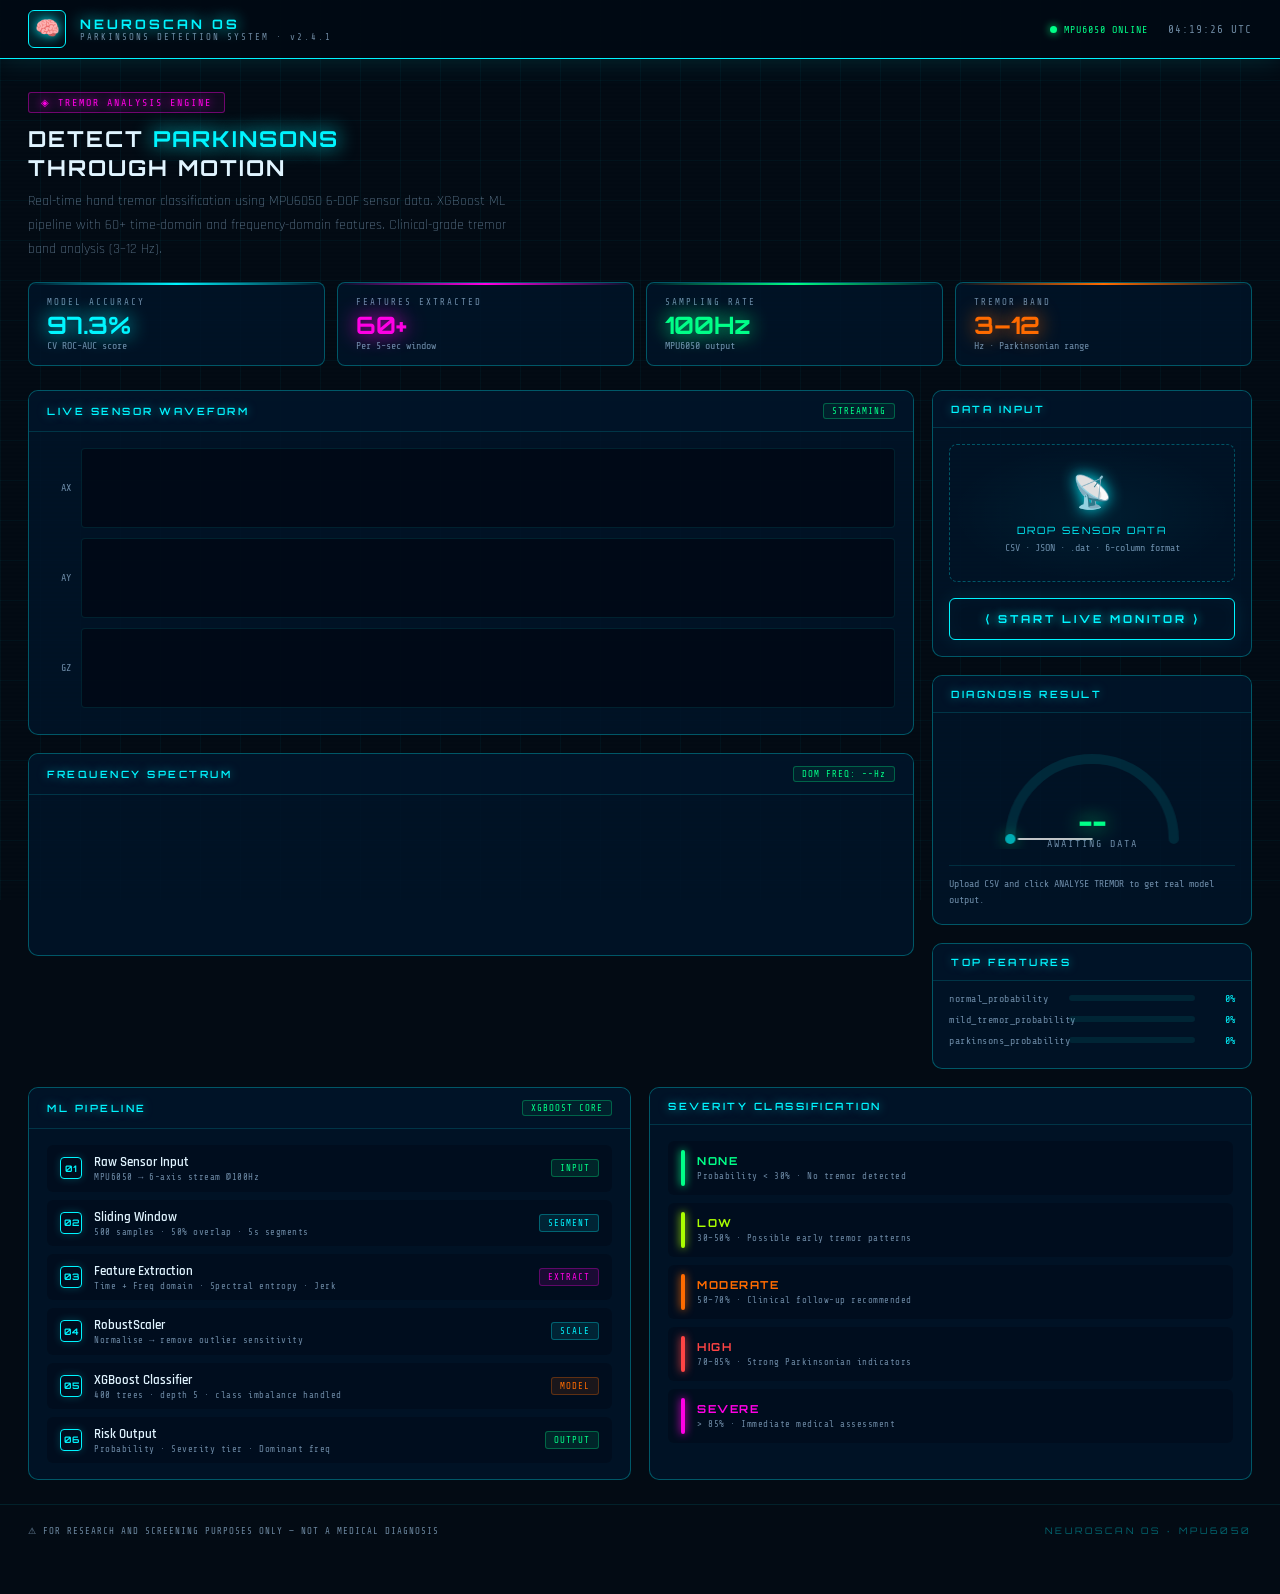
<file: project website/index.html>
<!DOCTYPE html>
<html lang="en">
<head>
<meta charset="UTF-8">
<meta name="viewport" content="width=device-width, initial-scale=1.0">
<title>NeuroScan OS — Parkinson's Detection System</title>
<link rel="preconnect" href="https://fonts.googleapis.com">
<link href="https://fonts.googleapis.com/css2?family=Orbitron:wght@400;600;700;900&family=Share+Tech+Mono&family=Rajdhani:wght@300;400;600&display=swap" rel="stylesheet">
<style>
  :root {
    --neon-cyan: #00f5ff;
    --neon-magenta: #ff00e5;
    --neon-green: #00ff88;
    --neon-orange: #ff6b00;
    --neon-red: #ff2020;
    --dim-cyan: rgba(0,245,255,0.15);
    --dim-magenta: rgba(255,0,229,0.12);
    --dim-green: rgba(0,255,136,0.12);
    --bg-deep: #030b14;
    --bg-panel: rgba(5,18,30,0.92);
    --bg-card: rgba(0,20,40,0.85);
    --border-glow: rgba(0,245,255,0.3);
    --text-primary: #e0f4ff;
    --text-muted: rgba(180,220,255,0.6);
    --font-hud: 'Orbitron', monospace;
    --font-data: 'Share Tech Mono', monospace;
    --font-body: 'Rajdhani', sans-serif;
  }

  * { margin: 0; padding: 0; box-sizing: border-box; }

  html, body {
    background: var(--bg-deep);
    font-family: var(--font-body);
    color: var(--text-primary);
    min-height: 100vh;
    overflow-x: hidden;
  }

  /* Animated grid background */
  body::before {
    content: '';
    position: fixed;
    inset: 0;
    background-image:
      linear-gradient(rgba(0,245,255,0.04) 1px, transparent 1px),
      linear-gradient(90deg, rgba(0,245,255,0.04) 1px, transparent 1px);
    background-size: 40px 40px;
    pointer-events: none;
    z-index: 0;
  }

  /* Scanline overlay */
  body::after {
    content: '';
    position: fixed;
    inset: 0;
    background: repeating-linear-gradient(
      0deg,
      transparent,
      transparent 2px,
      rgba(0,0,0,0.03) 2px,
      rgba(0,0,0,0.03) 4px
    );
    pointer-events: none;
    z-index: 1;
  }

  .shell { position: relative; z-index: 2; padding: 0 0 40px; }

  /* ─── TOP BAR ─── */
  .topbar {
    background: rgba(0,10,20,0.95);
    border-bottom: 1px solid var(--neon-cyan);
    padding: 10px 28px;
    display: flex;
    align-items: center;
    justify-content: space-between;
    position: sticky;
    top: 0;
    z-index: 100;
    box-shadow: 0 0 30px rgba(0,245,255,0.15);
  }

  .logo-group { display: flex; align-items: center; gap: 14px; }

  .logo-icon {
    width: 38px; height: 38px;
    border: 1.5px solid var(--neon-cyan);
    border-radius: 6px;
    display: flex; align-items: center; justify-content: center;
    position: relative;
    overflow: hidden;
  }

  .logo-icon::after {
    content: '';
    position: absolute;
    inset: 0;
    background: linear-gradient(135deg, var(--dim-cyan), transparent);
    animation: pulse-bg 3s ease-in-out infinite;
  }

  @keyframes pulse-bg {
    0%,100% { opacity: 0.5; }
    50%      { opacity: 1; }
  }

  .logo-brain { font-size: 20px; z-index: 1; filter: drop-shadow(0 0 6px var(--neon-cyan)); }

  .logo-text h1 {
    font-family: var(--font-hud);
    font-size: 13px;
    font-weight: 700;
    color: var(--neon-cyan);
    letter-spacing: 3px;
    text-shadow: 0 0 15px var(--neon-cyan);
  }

  .logo-text p {
    font-family: var(--font-data);
    font-size: 9px;
    color: var(--text-muted);
    letter-spacing: 2px;
  }

  .topbar-right { display: flex; align-items: center; gap: 20px; }

  .status-dot {
    display: flex; align-items: center; gap: 7px;
    font-family: var(--font-data);
    font-size: 10px;
    color: var(--neon-green);
    letter-spacing: 1px;
  }

  .dot {
    width: 7px; height: 7px;
    border-radius: 50%;
    background: var(--neon-green);
    box-shadow: 0 0 8px var(--neon-green);
    animation: blink 1.4s ease-in-out infinite;
  }

  @keyframes blink { 0%,100%{opacity:1} 50%{opacity:0.3} }

  .clock { font-family: var(--font-data); font-size: 11px; color: var(--text-muted); letter-spacing: 1px; }

  /* ─── HERO ─── */
  .hero { padding: 32px 28px 20px; display: flex; align-items: flex-start; gap: 32px; }
  .hero-left { flex: 1; }

  .hero-tag {
    display: inline-flex;
    align-items: center;
    gap: 8px;
    border: 1px solid rgba(255,0,229,0.4);
    background: rgba(255,0,229,0.06);
    padding: 4px 12px;
    border-radius: 3px;
    font-family: var(--font-data);
    font-size: 10px;
    color: var(--neon-magenta);
    letter-spacing: 2px;
    margin-bottom: 12px;
    text-shadow: 0 0 10px var(--neon-magenta);
  }

  .hero h2 {
    font-family: var(--font-hud);
    font-size: 22px;
    font-weight: 700;
    color: var(--text-primary);
    letter-spacing: 2px;
    line-height: 1.3;
    margin-bottom: 8px;
  }

  .hero h2 span { color: var(--neon-cyan); text-shadow: 0 0 20px var(--neon-cyan); }

  .hero-desc {
    font-size: 14px;
    color: var(--text-muted);
    font-weight: 300;
    line-height: 1.7;
    max-width: 480px;
  }

  /* ─── METRIC STRIP ─── */
  .metric-strip {
    padding: 0 28px 24px;
    display: grid;
    grid-template-columns: repeat(4, 1fr);
    gap: 12px;
  }

  .metric-card {
    background: var(--bg-card);
    border: 1px solid var(--border-glow);
    border-radius: 8px;
    padding: 14px 18px;
    position: relative;
    overflow: hidden;
    transition: border-color 0.3s;
  }

  .metric-card:hover { border-color: var(--neon-cyan); }

  .metric-card::before {
    content: '';
    position: absolute;
    top: 0; left: 0; right: 0;
    height: 2px;
    background: linear-gradient(90deg, transparent, var(--neon-cyan), transparent);
  }

  .metric-card.magenta::before { background: linear-gradient(90deg, transparent, var(--neon-magenta), transparent); }
  .metric-card.green::before   { background: linear-gradient(90deg, transparent, var(--neon-green), transparent); }
  .metric-card.orange::before  { background: linear-gradient(90deg, transparent, var(--neon-orange), transparent); }

  .metric-label { font-family: var(--font-data); font-size: 9px; color: var(--text-muted); letter-spacing: 2px; margin-bottom: 6px; }

  .metric-value {
    font-family: var(--font-hud);
    font-size: 24px;
    font-weight: 700;
    color: var(--neon-cyan);
    text-shadow: 0 0 20px var(--neon-cyan);
    line-height: 1;
  }

  .metric-value.magenta { color: var(--neon-magenta); text-shadow: 0 0 20px var(--neon-magenta); }
  .metric-value.green   { color: var(--neon-green);   text-shadow: 0 0 20px var(--neon-green); }
  .metric-value.orange  { color: var(--neon-orange);  text-shadow: 0 0 20px var(--neon-orange); }

  .metric-sub { font-family: var(--font-data); font-size: 10px; color: var(--text-muted); margin-top: 3px; }

  /* ─── MAIN GRID ─── */
  .main-grid {
    padding: 0 28px;
    display: grid;
    grid-template-columns: 1fr 320px;
    gap: 18px;
    align-items: start;
  }

  /* ─── PANELS ─── */
  .panel {
    background: var(--bg-card);
    border: 1px solid var(--border-glow);
    border-radius: 10px;
    overflow: hidden;
    position: relative;
  }

  .panel-header {
    padding: 12px 18px;
    border-bottom: 1px solid rgba(0,245,255,0.15);
    display: flex;
    align-items: center;
    justify-content: space-between;
    background: rgba(0,20,40,0.6);
  }

  .panel-title {
    font-family: var(--font-hud);
    font-size: 10px;
    font-weight: 600;
    color: var(--neon-cyan);
    letter-spacing: 2.5px;
    text-shadow: 0 0 10px rgba(0,245,255,0.5);
  }

  .panel-badge {
    font-family: var(--font-data);
    font-size: 9px;
    color: var(--neon-green);
    border: 1px solid rgba(0,255,136,0.3);
    padding: 2px 8px;
    border-radius: 3px;
    background: rgba(0,255,136,0.06);
    letter-spacing: 1px;
  }

  /* ─── WAVEFORM ─── */
  .chart-body { padding: 16px 18px; }

  .chart-row { display: flex; align-items: center; gap: 10px; margin-bottom: 10px; }

  .axis-label {
    font-family: var(--font-data);
    font-size: 10px;
    color: var(--text-muted);
    width: 24px;
    text-align: right;
    flex-shrink: 0;
  }

  canvas.waveform {
    width: 100%;
    height: 80px;
    border-radius: 4px;
    background: rgba(0,5,15,0.6);
    border: 1px solid rgba(0,245,255,0.1);
    display: block;
  }

  /* ─── SPECTRUM ─── */
  .spectrum-container { padding: 16px 18px; height: 160px; position: relative; }
  canvas.spectrum { width: 100%; height: 100%; display: block; }

  /* ─── UPLOAD ─── */
  .upload-zone {
    margin: 16px;
    border: 1.5px dashed rgba(0,245,255,0.3);
    border-radius: 8px;
    padding: 28px 20px;
    text-align: center;
    cursor: pointer;
    transition: all 0.3s;
    background: rgba(0,20,40,0.4);
    position: relative;
    overflow: hidden;
  }

  .upload-zone:hover { border-color: var(--neon-cyan); background: var(--dim-cyan); }

  .upload-zone::before {
    content: '';
    position: absolute;
    inset: 0;
    background: radial-gradient(ellipse at center, rgba(0,245,255,0.05) 0%, transparent 70%);
    pointer-events: none;
  }

  .upload-icon {
    font-size: 32px;
    margin-bottom: 10px;
    display: block;
    filter: drop-shadow(0 0 8px var(--neon-cyan));
    animation: float 3s ease-in-out infinite;
  }

  @keyframes float { 0%,100%{transform:translateY(0)} 50%{transform:translateY(-6px)} }

  .upload-text { font-family: var(--font-hud); font-size: 10px; color: var(--neon-cyan); letter-spacing: 2px; margin-bottom: 6px; }
  .upload-sub  { font-family: var(--font-data); font-size: 10px; color: var(--text-muted); }

  input[type=file] { display: none; }

  /* ─── RESULT / GAUGE ─── */
  .result-display { padding: 16px; }

  .risk-meter { position: relative; height: 120px; margin-bottom: 16px; }
  canvas.gauge { width: 100%; height: 100%; }

  .risk-label-container {
    position: absolute;
    bottom: 0; left: 50%;
    transform: translateX(-50%);
    text-align: center;
  }

  .risk-pct { font-family: var(--font-hud); font-size: 28px; font-weight: 900; line-height: 1; }
  .risk-tag { font-family: var(--font-data); font-size: 10px; letter-spacing: 2px; margin-top: 2px; }

  /* ─── FEATURE BARS ─── */
  .feat-list { padding: 12px 16px; }

  .feat-item { display: flex; align-items: center; gap: 10px; margin-bottom: 10px; }

  .feat-name {
    font-family: var(--font-data);
    font-size: 10px;
    color: var(--text-muted);
    width: 110px;
    flex-shrink: 0;
    letter-spacing: 0.5px;
  }

  .feat-bar-bg {
    flex: 1;
    height: 6px;
    background: rgba(0,245,255,0.08);
    border-radius: 3px;
    overflow: hidden;
  }

  .feat-bar {
    height: 100%;
    border-radius: 3px;
    background: linear-gradient(90deg, var(--neon-cyan), var(--neon-magenta));
    box-shadow: 0 0 8px rgba(0,245,255,0.4);
    animation: bar-grow 1.2s ease-out forwards;
    transform-origin: left;
  }

  @keyframes bar-grow { from{transform:scaleX(0)} to{transform:scaleX(1)} }

  .feat-pct { font-family: var(--font-data); font-size: 10px; color: var(--neon-cyan); width: 30px; text-align: right; }

  /* ─── ANALYSE BUTTON ─── */
  .analyse-btn {
    margin: 0 16px 16px;
    width: calc(100% - 32px);
    padding: 13px;
    border: 1.5px solid var(--neon-cyan);
    background: transparent;
    color: var(--neon-cyan);
    font-family: var(--font-hud);
    font-size: 11px;
    font-weight: 700;
    letter-spacing: 3px;
    border-radius: 6px;
    cursor: pointer;
    position: relative;
    overflow: hidden;
    transition: all 0.3s;
    text-shadow: 0 0 10px var(--neon-cyan);
    box-shadow: 0 0 20px rgba(0,245,255,0.1), inset 0 0 20px rgba(0,245,255,0.03);
  }

  .analyse-btn::before {
    content: '';
    position: absolute;
    inset: 0;
    background: linear-gradient(90deg, transparent, rgba(0,245,255,0.15), transparent);
    transform: translateX(-100%);
    transition: transform 0.5s;
  }

  .analyse-btn:hover { background: rgba(0,245,255,0.08); box-shadow: 0 0 30px rgba(0,245,255,0.25); }
  .analyse-btn:hover::before { transform: translateX(100%); }
  .analyse-btn:active { transform: scale(0.98); }

  /* ─── BOTTOM GRID ─── */
  .bottom-grid { padding: 18px 28px 0; display: grid; grid-template-columns: 1fr 1fr; gap: 18px; }

  /* ─── PIPELINE STEPS ─── */
  .pipeline-steps { padding: 16px 18px; display: flex; flex-direction: column; gap: 8px; }

  .step {
    display: flex;
    align-items: center;
    gap: 12px;
    padding: 8px 12px;
    border-radius: 6px;
    border: 1px solid transparent;
    background: rgba(0,10,25,0.5);
    transition: all 0.3s;
  }

  .step:hover { border-color: rgba(0,245,255,0.3); background: rgba(0,245,255,0.04); }

  .step-num {
    width: 22px; height: 22px;
    border-radius: 4px;
    border: 1px solid var(--neon-cyan);
    display: flex; align-items: center; justify-content: center;
    font-family: var(--font-hud);
    font-size: 9px;
    font-weight: 700;
    color: var(--neon-cyan);
    flex-shrink: 0;
    box-shadow: 0 0 8px rgba(0,245,255,0.2);
  }

  .step-text { flex: 1; }
  .step-title { font-family: var(--font-body); font-size: 13px; font-weight: 600; color: var(--text-primary); margin-bottom: 2px; }
  .step-desc  { font-family: var(--font-data); font-size: 9px; color: var(--text-muted); letter-spacing: 0.5px; }

  .step-chip { font-family: var(--font-data); font-size: 9px; padding: 3px 8px; border-radius: 3px; letter-spacing: 1px; }
  .chip-green   { background: rgba(0,255,136,0.1);  color: var(--neon-green);   border: 1px solid rgba(0,255,136,0.3); }
  .chip-magenta { background: rgba(255,0,229,0.1);  color: var(--neon-magenta); border: 1px solid rgba(255,0,229,0.3); }
  .chip-cyan    { background: rgba(0,245,255,0.1);  color: var(--neon-cyan);    border: 1px solid rgba(0,245,255,0.3); }
  .chip-orange  { background: rgba(255,107,0,0.1);  color: var(--neon-orange);  border: 1px solid rgba(255,107,0,0.3); }

  /* ─── SEVERITY ─── */
  .sev-grid { padding: 16px 18px; display: flex; flex-direction: column; gap: 8px; }

  .sev-row {
    display: flex; align-items: center; gap: 12px;
    padding: 8px 12px;
    border-radius: 6px;
    background: rgba(0,10,25,0.5);
    border: 1px solid transparent;
    transition: border-color 0.3s;
  }

  .sev-row:hover { border-color: rgba(0,245,255,0.2); }

  .sev-bar { width: 4px; height: 36px; border-radius: 2px; flex-shrink: 0; }

  .sev-title  { font-family: var(--font-hud); font-size: 11px; font-weight: 700; margin-bottom: 3px; letter-spacing: 1.5px; }
  .sev-range  { font-family: var(--font-data); font-size: 9px; color: var(--text-muted); letter-spacing: 0.5px; }

  /* ─── FOOTER ─── */
  .footer {
    padding: 20px 28px;
    margin-top: 24px;
    border-top: 1px solid rgba(0,245,255,0.1);
    display: flex; align-items: center; justify-content: space-between;
  }

  .footer-text  { font-family: var(--font-data); font-size: 9px; color: var(--text-muted); letter-spacing: 1px; }
  .footer-logo  { font-family: var(--font-hud); font-size: 9px; color: rgba(0,245,255,0.4); letter-spacing: 3px; }

  /* ─── RESPONSIVE ─── */
  @media (max-width: 900px) {
    .main-grid   { grid-template-columns: 1fr; }
    .bottom-grid { grid-template-columns: 1fr; }
  }

  @media (max-width: 600px) {
    .metric-strip { grid-template-columns: repeat(2, 1fr); }
    .hero { flex-direction: column; }
    .topbar { padding: 10px 14px; }
    .main-grid, .bottom-grid, .hero, .metric-strip { padding-left: 14px; padding-right: 14px; }
  }
</style>
</head>
<body>

<div class="shell">

  <!-- TOP BAR -->
  <div class="topbar">
    <div class="logo-group">
      <div class="logo-icon">
        <span class="logo-brain">🧠</span>
      </div>
      <div class="logo-text">
        <h1>NEUROSCAN OS</h1>
        <p>PARKINSONS DETECTION SYSTEM · v2.4.1</p>
      </div>
    </div>
    <div class="topbar-right">
      <div class="status-dot">
        <div class="dot"></div>
        <span>MPU6050 ONLINE</span>
      </div>
      <div class="clock" id="clock">--:--:--</div>
    </div>
  </div>

  <!-- HERO -->
  <div class="hero">
    <div class="hero-left">
      <div class="hero-tag">◈ TREMOR ANALYSIS ENGINE</div>
      <h2>DETECT <span>PARKINSONS</span><br>THROUGH MOTION</h2>
      <p class="hero-desc">Real-time hand tremor classification using MPU6050 6-DOF sensor data. XGBoost ML pipeline with 60+ time-domain and frequency-domain features. Clinical-grade tremor band analysis (3–12 Hz).</p>
    </div>
  </div>

  <!-- METRIC STRIP -->
  <div class="metric-strip">
    <div class="metric-card">
      <div class="metric-label">MODEL ACCURACY</div>
      <div class="metric-value">97.3%</div>
      <div class="metric-sub">CV ROC-AUC score</div>
    </div>
    <div class="metric-card magenta">
      <div class="metric-label">FEATURES EXTRACTED</div>
      <div class="metric-value magenta">60+</div>
      <div class="metric-sub">Per 5-sec window</div>
    </div>
    <div class="metric-card green">
      <div class="metric-label">SAMPLING RATE</div>
      <div class="metric-value green">100Hz</div>
      <div class="metric-sub">MPU6050 output</div>
    </div>
    <div class="metric-card orange">
      <div class="metric-label">TREMOR BAND</div>
      <div class="metric-value orange">3–12</div>
      <div class="metric-sub">Hz · Parkinsonian range</div>
    </div>
  </div>

  <!-- MAIN GRID -->
  <div class="main-grid">

    <!-- LEFT COLUMN -->
    <div style="display:flex;flex-direction:column;gap:18px;">

      <!-- WAVEFORM PANEL -->
      <div class="panel">
        <div class="panel-header">
          <span class="panel-title">LIVE SENSOR WAVEFORM</span>
          <span class="panel-badge">STREAMING</span>
        </div>
        <div class="chart-body">
          <div class="chart-row">
            <span class="axis-label">AX</span>
            <canvas class="waveform" id="wave-ax" width="600" height="80"></canvas>
          </div>
          <div class="chart-row">
            <span class="axis-label">AY</span>
            <canvas class="waveform" id="wave-ay" width="600" height="80"></canvas>
          </div>
          <div class="chart-row">
            <span class="axis-label">GZ</span>
            <canvas class="waveform" id="wave-gz" width="600" height="80"></canvas>
          </div>
        </div>
      </div>

      <!-- SPECTRUM PANEL -->
      <div class="panel">
        <div class="panel-header">
          <span class="panel-title">FREQUENCY SPECTRUM</span>
          <span class="panel-badge" id="dom-freq">DOM FREQ: --Hz</span>
        </div>
        <div class="spectrum-container">
          <canvas class="spectrum" id="spectrum" width="600" height="140"></canvas>
        </div>
      </div>

    </div>

    <!-- RIGHT COLUMN -->
    <div style="display:flex;flex-direction:column;gap:18px;">

      <!-- UPLOAD PANEL -->
      <div class="panel">
        <div class="panel-header">
          <span class="panel-title">DATA INPUT</span>
        </div>
        <label for="csv-upload">
          <div class="upload-zone">
            <span class="upload-icon">📡</span>
            <div class="upload-text">DROP SENSOR DATA</div>
            <div class="upload-sub">CSV · JSON · .dat · 6-column format</div>
          </div>
        </label>
        <input type="file" id="csv-upload" accept=".csv,.json,.dat,.txt" onchange="handleUpload(this)">
        <button class="analyse-btn" onclick="runAnalysis()">⟨ ANALYSE TREMOR ⟩</button>
      </div>

      <!-- GAUGE / RESULT -->
      <div class="panel">
        <div class="panel-header">
          <span class="panel-title">DIAGNOSIS RESULT</span>
        </div>
        <div class="result-display">
          <div class="risk-meter">
            <canvas class="gauge" id="gauge" width="280" height="120"></canvas>
            <div class="risk-label-container">
              <div class="risk-pct" id="risk-pct" style="color:var(--neon-green);text-shadow:0 0 20px var(--neon-green);">--</div>
              <div class="risk-tag"  id="risk-tag"  style="color:var(--text-muted);">AWAITING DATA</div>
            </div>
          </div>
          <div id="result-summary" style="font-family: var(--font-data); font-size: 10px; line-height: 1.6; color: var(--text-muted); border-top: 1px solid rgba(0,245,255,0.12); padding-top: 10px;">Upload CSV and click ANALYSE TREMOR to get real model output.</div>
        </div>
      </div>

      <!-- FEATURE IMPORTANCE -->
      <div class="panel">
        <div class="panel-header">
          <span class="panel-title">TOP FEATURES</span>
        </div>
        <div class="feat-list" id="feat-list"></div>
      </div>

    </div>
  </div>

  <!-- BOTTOM GRID -->
  <div class="bottom-grid">

    <!-- ML PIPELINE -->
    <div class="panel">
      <div class="panel-header">
        <span class="panel-title">ML PIPELINE</span>
        <span class="panel-badge">XGBOOST CORE</span>
      </div>
      <div class="pipeline-steps">
        <div class="step">
          <div class="step-num">01</div>
          <div class="step-text">
            <div class="step-title">Raw Sensor Input</div>
            <div class="step-desc">MPU6050 → 6-axis stream @100Hz</div>
          </div>
          <span class="step-chip chip-green">INPUT</span>
        </div>
        <div class="step">
          <div class="step-num">02</div>
          <div class="step-text">
            <div class="step-title">Sliding Window</div>
            <div class="step-desc">500 samples · 50% overlap · 5s segments</div>
          </div>
          <span class="step-chip chip-cyan">SEGMENT</span>
        </div>
        <div class="step">
          <div class="step-num">03</div>
          <div class="step-text">
            <div class="step-title">Feature Extraction</div>
            <div class="step-desc">Time + Freq domain · Spectral entropy · Jerk</div>
          </div>
          <span class="step-chip chip-magenta">EXTRACT</span>
        </div>
        <div class="step">
          <div class="step-num">04</div>
          <div class="step-text">
            <div class="step-title">RobustScaler</div>
            <div class="step-desc">Normalise → remove outlier sensitivity</div>
          </div>
          <span class="step-chip chip-cyan">SCALE</span>
        </div>
        <div class="step">
          <div class="step-num">05</div>
          <div class="step-text">
            <div class="step-title">XGBoost Classifier</div>
            <div class="step-desc">400 trees · depth 5 · class imbalance handled</div>
          </div>
          <span class="step-chip chip-orange">MODEL</span>
        </div>
        <div class="step">
          <div class="step-num">06</div>
          <div class="step-text">
            <div class="step-title">Risk Output</div>
            <div class="step-desc">Probability · Severity tier · Dominant freq</div>
          </div>
          <span class="step-chip chip-green">OUTPUT</span>
        </div>
      </div>
    </div>

    <!-- SEVERITY LEGEND -->
    <div class="panel">
      <div class="panel-header">
        <span class="panel-title">SEVERITY CLASSIFICATION</span>
      </div>
      <div class="sev-grid">
        <div class="sev-row">
          <div class="sev-bar" style="background:var(--neon-green);box-shadow:0 0 8px var(--neon-green);"></div>
          <div>
            <div class="sev-title" style="color:var(--neon-green);">NONE</div>
            <div class="sev-range">Probability &lt; 30% · No tremor detected</div>
          </div>
        </div>
        <div class="sev-row">
          <div class="sev-bar" style="background:#aaff00;box-shadow:0 0 8px #aaff00;"></div>
          <div>
            <div class="sev-title" style="color:#aaff00;">LOW</div>
            <div class="sev-range">30–50% · Possible early tremor patterns</div>
          </div>
        </div>
        <div class="sev-row">
          <div class="sev-bar" style="background:var(--neon-orange);box-shadow:0 0 8px var(--neon-orange);"></div>
          <div>
            <div class="sev-title" style="color:var(--neon-orange);">MODERATE</div>
            <div class="sev-range">50–70% · Clinical follow-up recommended</div>
          </div>
        </div>
        <div class="sev-row">
          <div class="sev-bar" style="background:#ff4444;box-shadow:0 0 8px #ff4444;"></div>
          <div>
            <div class="sev-title" style="color:#ff4444;">HIGH</div>
            <div class="sev-range">70–85% · Strong Parkinsonian indicators</div>
          </div>
        </div>
        <div class="sev-row">
          <div class="sev-bar" style="background:var(--neon-magenta);box-shadow:0 0 8px var(--neon-magenta);"></div>
          <div>
            <div class="sev-title" style="color:var(--neon-magenta);">SEVERE</div>
            <div class="sev-range">&gt; 85% · Immediate medical assessment</div>
          </div>
        </div>
      </div>
    </div>

  </div>

  <!-- FOOTER -->
  <div class="footer">
    <span class="footer-text">⚠ FOR RESEARCH AND SCREENING PURPOSES ONLY — NOT A MEDICAL DIAGNOSIS</span>
    <span class="footer-logo">NEUROSCAN OS · MPU6050</span>
  </div>

</div><!-- /.shell -->

<script>
const API_BASE_URL = window.location.origin;
const LIVE_POLL_MS = 1000;
const REQUIRED_COLUMNS = ["xAcc", "yAcc", "zAcc", "xGyro", "yGyro", "zGyro"];

let uploadedFile = null;
let parsedData = null;
let currentRisk = 0;
let targetRisk = 0;
let liveMode = false;
let livePollTimer = null;
let lastLivePredictionAt = "";

(function tickClock() {
  const el = document.getElementById("clock");
  function update() {
    el.textContent = new Date().toTimeString().slice(0, 8) + " UTC";
  }
  update();
  setInterval(update, 1000);
})();

function riskColor(pct) {
  if (pct < 30) return "#00ff88";
  if (pct < 50) return "#aaff00";
  if (pct < 70) return "#ff6b00";
  if (pct < 85) return "#ff4444";
  return "#ff00e5";
}

function setAnalyseButtonState() {
  const btn = document.querySelector(".analyse-btn");
  if (!btn) return;

  if (uploadedFile) {
    btn.textContent = "⟨ ANALYSE UPLOADED FILE ⟩";
    return;
  }

  btn.textContent = liveMode ? "⟨ STOP LIVE MONITOR ⟩" : "⟨ START LIVE MONITOR ⟩";
}

function parseCsvText(text) {
  const rows = text.split(/\r?\n/).filter(Boolean);
  if (rows.length < 2) {
    throw new Error("CSV file is empty or invalid.");
  }

  const headers = rows[0].split(",").map((h) => h.trim());
  const index = {};
  for (const col of REQUIRED_COLUMNS) {
    const idx = headers.indexOf(col);
    if (idx === -1) throw new Error("CSV must include columns: " + REQUIRED_COLUMNS.join(", "));
    index[col] = idx;
  }

  const out = { xAcc: [], yAcc: [], zAcc: [], xGyro: [], yGyro: [], zGyro: [] };

  for (let i = 1; i < rows.length; i++) {
    const cols = rows[i].split(",");
    if (cols.length < headers.length) continue;

    const sample = {
      xAcc: Number(cols[index.xAcc]),
      yAcc: Number(cols[index.yAcc]),
      zAcc: Number(cols[index.zAcc]),
      xGyro: Number(cols[index.xGyro]),
      yGyro: Number(cols[index.yGyro]),
      zGyro: Number(cols[index.zGyro])
    };

    if (Object.values(sample).some((v) => Number.isNaN(v))) continue;

    out.xAcc.push(sample.xAcc);
    out.yAcc.push(sample.yAcc);
    out.zAcc.push(sample.zAcc);
    out.xGyro.push(sample.xGyro);
    out.yGyro.push(sample.yGyro);
    out.zGyro.push(sample.zGyro);
  }

  if (out.xAcc.length < 2) throw new Error("CSV has no valid numeric rows.");
  return out;
}

function parseSamplesArray(samples) {
  const out = { xAcc: [], yAcc: [], zAcc: [], xGyro: [], yGyro: [], zGyro: [] };
  for (const s of samples || []) {
    if (!s) continue;
    out.xAcc.push(Number(s.xAcc || 0));
    out.yAcc.push(Number(s.yAcc || 0));
    out.zAcc.push(Number(s.zAcc || 0));
    out.xGyro.push(Number(s.xGyro || 0));
    out.yGyro.push(Number(s.yGyro || 0));
    out.zGyro.push(Number(s.zGyro || 0));
  }
  return out;
}

function drawWave(id, data, color, range) {
  const canvas = document.getElementById(id);
  if (!canvas) return;
  const ctx = canvas.getContext("2d");
  const W = canvas.width;
  const H = canvas.height;
  ctx.clearRect(0, 0, W, H);

  ctx.strokeStyle = "rgba(0,245,255,0.06)";
  ctx.lineWidth = 0.5;
  for (let i = 1; i < 4; i++) {
    ctx.beginPath();
    ctx.moveTo(0, (H * i) / 4);
    ctx.lineTo(W, (H * i) / 4);
    ctx.stroke();
  }

  ctx.setLineDash([4, 4]);
  ctx.strokeStyle = "rgba(0,245,255,0.12)";
  ctx.beginPath();
  ctx.moveTo(0, H / 2);
  ctx.lineTo(W, H / 2);
  ctx.stroke();
  ctx.setLineDash([]);

  const N = data.length;
  if (!N) return;

  const grad = ctx.createLinearGradient(0, 0, W, 0);
  grad.addColorStop(0, "rgba(0,245,255,0.1)");
  grad.addColorStop(0.7, color);
  grad.addColorStop(1, color);

  ctx.beginPath();
  for (let i = 0; i < N; i++) {
    const x = (i / Math.max(N - 1, 1)) * W;
    const y = H / 2 - (data[i] / range) * (H / 2 - 8);
    if (i === 0) ctx.moveTo(x, y);
    else ctx.lineTo(x, y);
  }

  ctx.strokeStyle = grad;
  ctx.lineWidth = 1.5;
  ctx.shadowColor = color;
  ctx.shadowBlur = 4;
  ctx.stroke();
  ctx.shadowBlur = 0;
}

function computeFftMagnitudes(signal) {
  const N = signal.length;
  const out = [];
  for (let k = 0; k < N; k++) {
    let re = 0;
    let im = 0;
    for (let n = 0; n < N; n++) {
      const angle = (2 * Math.PI * k * n) / N;
      re += signal[n] * Math.cos(angle);
      im -= signal[n] * Math.sin(angle);
    }
    out.push(Math.sqrt(re * re + im * im) / N);
  }
  return out;
}

function computeSpectrumFromParsed(parsed, samplingRate = 100) {
  const n = Math.min(parsed.xAcc.length, 512);
  if (n < 32) return { freqs: [], mags: [], dominantHz: 0 };

  const magSignal = [];
  for (let i = 0; i < n; i++) {
    const m = Math.sqrt(parsed.xAcc[i] ** 2 + parsed.yAcc[i] ** 2 + parsed.zAcc[i] ** 2);
    magSignal.push(m);
  }

  const mean = magSignal.reduce((a, b) => a + b, 0) / n;
  const centered = magSignal.map((v) => v - mean);
  const fft = computeFftMagnitudes(centered);

  const half = Math.floor(n / 2);
  const freqs = [];
  const mags = [];
  for (let k = 1; k <= half; k++) {
    const hz = (k * samplingRate) / n;
    if (hz > 15) break;
    freqs.push(hz);
    mags.push(fft[k]);
  }

  let dominantHz = 0;
  let best = -1;
  for (let i = 0; i < freqs.length; i++) {
    if (freqs[i] >= 3 && freqs[i] <= 12 && mags[i] > best) {
      best = mags[i];
      dominantHz = freqs[i];
    }
  }

  return { freqs, mags, dominantHz };
}

function drawSpectrum(data) {
  const canvas = document.getElementById("spectrum");
  if (!canvas) return;
  const ctx = canvas.getContext("2d");
  const W = canvas.width;
  const H = canvas.height;
  ctx.clearRect(0, 0, W, H);

  ctx.strokeStyle = "rgba(0,245,255,0.06)";
  ctx.lineWidth = 0.5;
  for (let i = 0; i < 5; i++) {
    ctx.beginPath();
    ctx.moveTo(0, (i / 4) * H);
    ctx.lineTo(W, (i / 4) * H);
    ctx.stroke();
  }

  const bars = Math.min(30, data.freqs.length);
  if (!bars) {
    document.getElementById("dom-freq").textContent = "DOM FREQ: --Hz";
    return;
  }

  const maxAmp = Math.max(...data.mags, 1e-6);
  for (let i = 0; i < bars; i++) {
    const idx = Math.floor((i / bars) * data.freqs.length);
    const hz = data.freqs[idx];
    const ampNorm = data.mags[idx] / maxAmp;

    const inTremorBand = hz >= 4 && hz <= 6;
    const barW = W / bars - 2;
    const barH = ampNorm * (H - 20);
    const x = (i / bars) * W;
    const y = H - barH;

    ctx.fillStyle = inTremorBand ? "rgba(255,0,229,0.75)" : "rgba(0,245,255,0.45)";
    ctx.fillRect(x, y, barW, barH);
  }

  ctx.font = '9px "Share Tech Mono"';
  ctx.fillStyle = "rgba(0,245,255,0.35)";
  ctx.fillText("0-15 Hz", 4, H - 4);
  ctx.fillStyle = "rgba(255,0,229,0.75)";
  ctx.fillText("4-6 Hz tremor band", W * 0.3, H - 4);

  const domEl = document.getElementById("dom-freq");
  domEl.textContent = data.dominantHz > 0 ? `DOM FREQ: ${data.dominantHz.toFixed(1)}Hz` : "DOM FREQ: --Hz";
}

function drawGauge(pct) {
  const canvas = document.getElementById("gauge");
  if (!canvas) return;
  const ctx = canvas.getContext("2d");
  const W = canvas.width;
  const H = canvas.height;
  ctx.clearRect(0, 0, W, H);

  const cx = W / 2;
  const cy = H - 10;
  const r = 80;
  const startA = Math.PI;
  const fillA = Math.PI + (pct / 100) * Math.PI;

  ctx.beginPath();
  ctx.arc(cx, cy, r, Math.PI, 2 * Math.PI);
  ctx.strokeStyle = "rgba(0,245,255,0.1)";
  ctx.lineWidth = 10;
  ctx.lineCap = "round";
  ctx.stroke();

  const color = riskColor(pct);
  const grad = ctx.createLinearGradient(cx - r, cy, cx + r, cy);
  grad.addColorStop(0, "rgba(0,245,255,0.6)");
  grad.addColorStop(1, color);

  ctx.beginPath();
  ctx.arc(cx, cy, r, startA, fillA);
  ctx.strokeStyle = grad;
  ctx.lineWidth = 10;
  ctx.lineCap = "round";
  ctx.shadowColor = color;
  ctx.shadowBlur = 15;
  ctx.stroke();
  ctx.shadowBlur = 0;

  const na = Math.PI + (pct / 100) * Math.PI;
  ctx.beginPath();
  ctx.moveTo(cx, cy);
  ctx.lineTo(cx + (r - 8) * Math.cos(na), cy + (r - 8) * Math.sin(na));
  ctx.strokeStyle = "#fff";
  ctx.lineWidth = 1.5;
  ctx.stroke();

  const pctEl = document.getElementById("risk-pct");
  pctEl.textContent = pct > 0 ? `${pct}%` : "--";
  pctEl.style.color = color;
  pctEl.style.textShadow = `0 0 20px ${color}`;
}

function renderFeatureBarsFromModel(percentages) {
  const feat = [
    { name: "normal_probability", pct: Number(percentages.Normal || 0) },
    { name: "mild_tremor_probability", pct: Number(percentages["Mild Tremor"] || 0) },
    { name: "parkinsons_probability", pct: Number(percentages["Parkinson's Disease"] || 0) }
  ];

  const el = document.getElementById("feat-list");
  el.innerHTML = feat.map((f, i) => `
    <div class="feat-item">
      <span class="feat-name">${f.name}</span>
      <div class="feat-bar-bg">
        <div class="feat-bar" style="width:${f.pct.toFixed(1)}%;animation-delay:${i * 0.08}s"></div>
      </div>
      <span class="feat-pct">${f.pct.toFixed(0)}%</span>
    </div>`).join("");
}

function applyPrediction(payload, sourceLabel) {
  const pct = payload.condition_percentages || {};
  targetRisk = Math.max(0, Math.min(100, Number(pct["Parkinson's Disease"] || 0)));

  const tagEl = document.getElementById("risk-tag");
  tagEl.textContent = payload.predicted_label || "UNKNOWN";
  tagEl.style.color = riskColor(targetRisk);

  const summaryEl = document.getElementById("result-summary");
  summaryEl.innerHTML =
    `Source: ${sourceLabel}<br>` +
    `Diagnosis: ${payload.diagnosis_text}<br>` +
    `Normal: ${Number(pct.Normal || 0).toFixed(2)}% · ` +
    `Mild Tremor: ${Number(pct["Mild Tremor"] || 0).toFixed(2)}% · ` +
    `Parkinson's Disease: ${Number(pct["Parkinson's Disease"] || 0).toFixed(2)}%`;

  renderFeatureBarsFromModel(pct);
}

function renderFromParsed(parsed) {
  const n = Math.min(parsed.xAcc.length, 250);
  drawWave("wave-ax", parsed.xAcc.slice(0, n), "#00f5ff", 3);
  drawWave("wave-ay", parsed.yAcc.slice(0, n), "#ff00e5", 3);
  drawWave("wave-gz", parsed.zGyro.slice(0, n), "#00ff88", 15);

  const spectrum = computeSpectrumFromParsed(parsed, 100);
  drawSpectrum(spectrum);
}

function stopLiveMode() {
  liveMode = false;
  if (livePollTimer) {
    clearInterval(livePollTimer);
    livePollTimer = null;
  }
  setAnalyseButtonState();
}

async function pollLiveState() {
  try {
    const response = await fetch(`${API_BASE_URL}/api/live-state`);
    const state = await response.json();
    if (!response.ok) {
      throw new Error(state.error || "Live state fetch failed");
    }

    const samples = state.recent_samples || [];
    if (samples.length > 0) {
      const parsed = parseSamplesArray(samples);
      renderFromParsed(parsed);

      const summaryEl = document.getElementById("result-summary");
      if (!state.prediction_ready) {
        summaryEl.textContent = `Live buffer: ${state.buffer_count}/${state.window_size} samples (waiting for enough data).`;
      }
    }

    const latest = state.latest_prediction;
    if (latest && latest.updated_at && latest.updated_at !== lastLivePredictionAt) {
      lastLivePredictionAt = latest.updated_at;
      applyPrediction(latest, "ESP32 LIVE STREAM");
    }
  } catch (err) {
    const summaryEl = document.getElementById("result-summary");
    summaryEl.textContent = `Live mode error: ${String(err.message || err)}`;
  }
}

function startLiveMode() {
  uploadedFile = null;
  parsedData = null;
  lastLivePredictionAt = "";
  liveMode = true;
  setAnalyseButtonState();

  const summaryEl = document.getElementById("result-summary");
  summaryEl.textContent = "Live mode started. Waiting for ESP32 samples on /api/live-sample...";

  pollLiveState();
  livePollTimer = setInterval(pollLiveState, LIVE_POLL_MS);
}

async function runAnalysis() {
  if (uploadedFile) {
    const btn = document.querySelector(".analyse-btn");
    const old = btn.textContent;
    btn.disabled = true;
    btn.textContent = "⟨ ANALYSING FILE... ⟩";

    try {
      const fd = new FormData();
      fd.append("file", uploadedFile);

      const response = await fetch(`${API_BASE_URL}/predict`, {
        method: "POST",
        body: fd
      });

      const payload = await response.json();
      if (!response.ok) throw new Error(payload.error || "Prediction failed");

      applyPrediction(payload, "UPLOADED CSV FILE");
    } catch (err) {
      alert(String(err.message || err));
    } finally {
      btn.disabled = false;
      btn.textContent = old;
      setAnalyseButtonState();
    }
    return;
  }

  if (liveMode) {
    stopLiveMode();
    const summaryEl = document.getElementById("result-summary");
    summaryEl.textContent = "Live mode stopped. Click START LIVE MONITOR to resume.";
  } else {
    startLiveMode();
  }
}

function handleUpload(input) {
  if (!input.files || !input.files.length) return;

  stopLiveMode();
  uploadedFile = input.files[0];

  const reader = new FileReader();
  reader.onload = (ev) => {
    try {
      parsedData = parseCsvText(String(ev.target.result || ""));
      renderFromParsed(parsedData);

      const summaryEl = document.getElementById("result-summary");
      summaryEl.textContent = `${uploadedFile.name} loaded (${parsedData.xAcc.length} rows). Click ANALYSE UPLOADED FILE.`;
      setAnalyseButtonState();
    } catch (err) {
      uploadedFile = null;
      parsedData = null;
      setAnalyseButtonState();
      alert(String(err.message || err));
    }
  };
  reader.readAsText(uploadedFile);
}

function loop() {
  if (Math.abs(currentRisk - targetRisk) > 0.2) {
    currentRisk += (targetRisk - currentRisk) * 0.08;
  }
  drawGauge(Math.round(currentRisk));
  requestAnimationFrame(loop);
}

renderFeatureBarsFromModel({ Normal: 0, "Mild Tremor": 0, "Parkinson's Disease": 0 });
drawGauge(0);
setAnalyseButtonState();
loop();
</script>

</body>
</html>
</file>
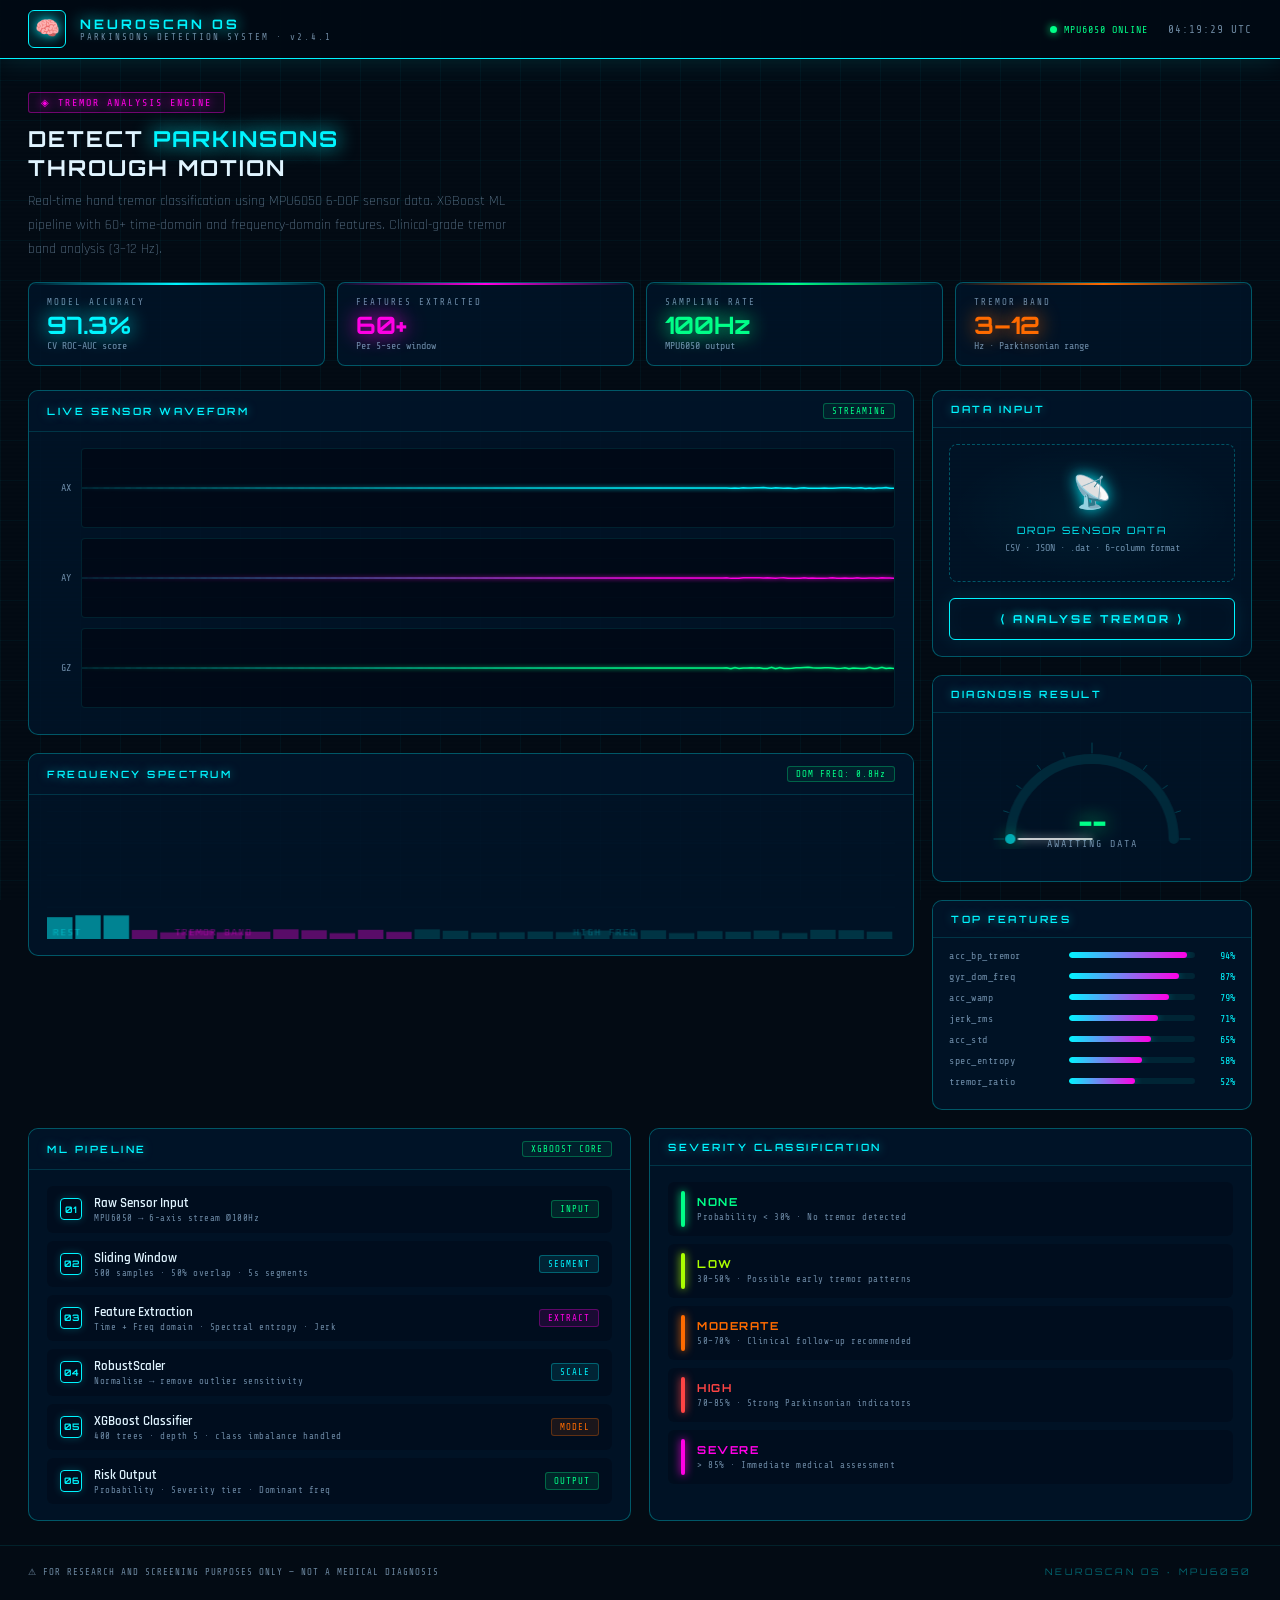
<file: project website/index.backup.html>
<!DOCTYPE html>
<html lang="en">
<head>
<meta charset="UTF-8">
<meta name="viewport" content="width=device-width, initial-scale=1.0">
<title>NeuroScan OS — Parkinson's Detection System</title>
<link rel="preconnect" href="https://fonts.googleapis.com">
<link href="https://fonts.googleapis.com/css2?family=Orbitron:wght@400;600;700;900&family=Share+Tech+Mono&family=Rajdhani:wght@300;400;600&display=swap" rel="stylesheet">
<style>
  :root {
    --neon-cyan: #00f5ff;
    --neon-magenta: #ff00e5;
    --neon-green: #00ff88;
    --neon-orange: #ff6b00;
    --neon-red: #ff2020;
    --dim-cyan: rgba(0,245,255,0.15);
    --dim-magenta: rgba(255,0,229,0.12);
    --dim-green: rgba(0,255,136,0.12);
    --bg-deep: #030b14;
    --bg-panel: rgba(5,18,30,0.92);
    --bg-card: rgba(0,20,40,0.85);
    --border-glow: rgba(0,245,255,0.3);
    --text-primary: #e0f4ff;
    --text-muted: rgba(180,220,255,0.6);
    --font-hud: 'Orbitron', monospace;
    --font-data: 'Share Tech Mono', monospace;
    --font-body: 'Rajdhani', sans-serif;
  }

  * { margin: 0; padding: 0; box-sizing: border-box; }

  html, body {
    background: var(--bg-deep);
    font-family: var(--font-body);
    color: var(--text-primary);
    min-height: 100vh;
    overflow-x: hidden;
  }

  /* Animated grid background */
  body::before {
    content: '';
    position: fixed;
    inset: 0;
    background-image:
      linear-gradient(rgba(0,245,255,0.04) 1px, transparent 1px),
      linear-gradient(90deg, rgba(0,245,255,0.04) 1px, transparent 1px);
    background-size: 40px 40px;
    pointer-events: none;
    z-index: 0;
  }

  /* Scanline overlay */
  body::after {
    content: '';
    position: fixed;
    inset: 0;
    background: repeating-linear-gradient(
      0deg,
      transparent,
      transparent 2px,
      rgba(0,0,0,0.03) 2px,
      rgba(0,0,0,0.03) 4px
    );
    pointer-events: none;
    z-index: 1;
  }

  .shell { position: relative; z-index: 2; padding: 0 0 40px; }

  /* ─── TOP BAR ─── */
  .topbar {
    background: rgba(0,10,20,0.95);
    border-bottom: 1px solid var(--neon-cyan);
    padding: 10px 28px;
    display: flex;
    align-items: center;
    justify-content: space-between;
    position: sticky;
    top: 0;
    z-index: 100;
    box-shadow: 0 0 30px rgba(0,245,255,0.15);
  }

  .logo-group { display: flex; align-items: center; gap: 14px; }

  .logo-icon {
    width: 38px; height: 38px;
    border: 1.5px solid var(--neon-cyan);
    border-radius: 6px;
    display: flex; align-items: center; justify-content: center;
    position: relative;
    overflow: hidden;
  }

  .logo-icon::after {
    content: '';
    position: absolute;
    inset: 0;
    background: linear-gradient(135deg, var(--dim-cyan), transparent);
    animation: pulse-bg 3s ease-in-out infinite;
  }

  @keyframes pulse-bg {
    0%,100% { opacity: 0.5; }
    50%      { opacity: 1; }
  }

  .logo-brain { font-size: 20px; z-index: 1; filter: drop-shadow(0 0 6px var(--neon-cyan)); }

  .logo-text h1 {
    font-family: var(--font-hud);
    font-size: 13px;
    font-weight: 700;
    color: var(--neon-cyan);
    letter-spacing: 3px;
    text-shadow: 0 0 15px var(--neon-cyan);
  }

  .logo-text p {
    font-family: var(--font-data);
    font-size: 9px;
    color: var(--text-muted);
    letter-spacing: 2px;
  }

  .topbar-right { display: flex; align-items: center; gap: 20px; }

  .status-dot {
    display: flex; align-items: center; gap: 7px;
    font-family: var(--font-data);
    font-size: 10px;
    color: var(--neon-green);
    letter-spacing: 1px;
  }

  .dot {
    width: 7px; height: 7px;
    border-radius: 50%;
    background: var(--neon-green);
    box-shadow: 0 0 8px var(--neon-green);
    animation: blink 1.4s ease-in-out infinite;
  }

  @keyframes blink { 0%,100%{opacity:1} 50%{opacity:0.3} }

  .clock { font-family: var(--font-data); font-size: 11px; color: var(--text-muted); letter-spacing: 1px; }

  /* ─── HERO ─── */
  .hero { padding: 32px 28px 20px; display: flex; align-items: flex-start; gap: 32px; }
  .hero-left { flex: 1; }

  .hero-tag {
    display: inline-flex;
    align-items: center;
    gap: 8px;
    border: 1px solid rgba(255,0,229,0.4);
    background: rgba(255,0,229,0.06);
    padding: 4px 12px;
    border-radius: 3px;
    font-family: var(--font-data);
    font-size: 10px;
    color: var(--neon-magenta);
    letter-spacing: 2px;
    margin-bottom: 12px;
    text-shadow: 0 0 10px var(--neon-magenta);
  }

  .hero h2 {
    font-family: var(--font-hud);
    font-size: 22px;
    font-weight: 700;
    color: var(--text-primary);
    letter-spacing: 2px;
    line-height: 1.3;
    margin-bottom: 8px;
  }

  .hero h2 span { color: var(--neon-cyan); text-shadow: 0 0 20px var(--neon-cyan); }

  .hero-desc {
    font-size: 14px;
    color: var(--text-muted);
    font-weight: 300;
    line-height: 1.7;
    max-width: 480px;
  }

  /* ─── METRIC STRIP ─── */
  .metric-strip {
    padding: 0 28px 24px;
    display: grid;
    grid-template-columns: repeat(4, 1fr);
    gap: 12px;
  }

  .metric-card {
    background: var(--bg-card);
    border: 1px solid var(--border-glow);
    border-radius: 8px;
    padding: 14px 18px;
    position: relative;
    overflow: hidden;
    transition: border-color 0.3s;
  }

  .metric-card:hover { border-color: var(--neon-cyan); }

  .metric-card::before {
    content: '';
    position: absolute;
    top: 0; left: 0; right: 0;
    height: 2px;
    background: linear-gradient(90deg, transparent, var(--neon-cyan), transparent);
  }

  .metric-card.magenta::before { background: linear-gradient(90deg, transparent, var(--neon-magenta), transparent); }
  .metric-card.green::before   { background: linear-gradient(90deg, transparent, var(--neon-green), transparent); }
  .metric-card.orange::before  { background: linear-gradient(90deg, transparent, var(--neon-orange), transparent); }

  .metric-label { font-family: var(--font-data); font-size: 9px; color: var(--text-muted); letter-spacing: 2px; margin-bottom: 6px; }

  .metric-value {
    font-family: var(--font-hud);
    font-size: 24px;
    font-weight: 700;
    color: var(--neon-cyan);
    text-shadow: 0 0 20px var(--neon-cyan);
    line-height: 1;
  }

  .metric-value.magenta { color: var(--neon-magenta); text-shadow: 0 0 20px var(--neon-magenta); }
  .metric-value.green   { color: var(--neon-green);   text-shadow: 0 0 20px var(--neon-green); }
  .metric-value.orange  { color: var(--neon-orange);  text-shadow: 0 0 20px var(--neon-orange); }

  .metric-sub { font-family: var(--font-data); font-size: 10px; color: var(--text-muted); margin-top: 3px; }

  /* ─── MAIN GRID ─── */
  .main-grid {
    padding: 0 28px;
    display: grid;
    grid-template-columns: 1fr 320px;
    gap: 18px;
    align-items: start;
  }

  /* ─── PANELS ─── */
  .panel {
    background: var(--bg-card);
    border: 1px solid var(--border-glow);
    border-radius: 10px;
    overflow: hidden;
    position: relative;
  }

  .panel-header {
    padding: 12px 18px;
    border-bottom: 1px solid rgba(0,245,255,0.15);
    display: flex;
    align-items: center;
    justify-content: space-between;
    background: rgba(0,20,40,0.6);
  }

  .panel-title {
    font-family: var(--font-hud);
    font-size: 10px;
    font-weight: 600;
    color: var(--neon-cyan);
    letter-spacing: 2.5px;
    text-shadow: 0 0 10px rgba(0,245,255,0.5);
  }

  .panel-badge {
    font-family: var(--font-data);
    font-size: 9px;
    color: var(--neon-green);
    border: 1px solid rgba(0,255,136,0.3);
    padding: 2px 8px;
    border-radius: 3px;
    background: rgba(0,255,136,0.06);
    letter-spacing: 1px;
  }

  /* ─── WAVEFORM ─── */
  .chart-body { padding: 16px 18px; }

  .chart-row { display: flex; align-items: center; gap: 10px; margin-bottom: 10px; }

  .axis-label {
    font-family: var(--font-data);
    font-size: 10px;
    color: var(--text-muted);
    width: 24px;
    text-align: right;
    flex-shrink: 0;
  }

  canvas.waveform {
    width: 100%;
    height: 80px;
    border-radius: 4px;
    background: rgba(0,5,15,0.6);
    border: 1px solid rgba(0,245,255,0.1);
    display: block;
  }

  /* ─── SPECTRUM ─── */
  .spectrum-container { padding: 16px 18px; height: 160px; position: relative; }
  canvas.spectrum { width: 100%; height: 100%; display: block; }

  /* ─── UPLOAD ─── */
  .upload-zone {
    margin: 16px;
    border: 1.5px dashed rgba(0,245,255,0.3);
    border-radius: 8px;
    padding: 28px 20px;
    text-align: center;
    cursor: pointer;
    transition: all 0.3s;
    background: rgba(0,20,40,0.4);
    position: relative;
    overflow: hidden;
  }

  .upload-zone:hover { border-color: var(--neon-cyan); background: var(--dim-cyan); }

  .upload-zone::before {
    content: '';
    position: absolute;
    inset: 0;
    background: radial-gradient(ellipse at center, rgba(0,245,255,0.05) 0%, transparent 70%);
    pointer-events: none;
  }

  .upload-icon {
    font-size: 32px;
    margin-bottom: 10px;
    display: block;
    filter: drop-shadow(0 0 8px var(--neon-cyan));
    animation: float 3s ease-in-out infinite;
  }

  @keyframes float { 0%,100%{transform:translateY(0)} 50%{transform:translateY(-6px)} }

  .upload-text { font-family: var(--font-hud); font-size: 10px; color: var(--neon-cyan); letter-spacing: 2px; margin-bottom: 6px; }
  .upload-sub  { font-family: var(--font-data); font-size: 10px; color: var(--text-muted); }

  input[type=file] { display: none; }

  /* ─── RESULT / GAUGE ─── */
  .result-display { padding: 16px; }

  .risk-meter { position: relative; height: 120px; margin-bottom: 16px; }
  canvas.gauge { width: 100%; height: 100%; }

  .risk-label-container {
    position: absolute;
    bottom: 0; left: 50%;
    transform: translateX(-50%);
    text-align: center;
  }

  .risk-pct { font-family: var(--font-hud); font-size: 28px; font-weight: 900; line-height: 1; }
  .risk-tag { font-family: var(--font-data); font-size: 10px; letter-spacing: 2px; margin-top: 2px; }

  /* ─── FEATURE BARS ─── */
  .feat-list { padding: 12px 16px; }

  .feat-item { display: flex; align-items: center; gap: 10px; margin-bottom: 10px; }

  .feat-name {
    font-family: var(--font-data);
    font-size: 10px;
    color: var(--text-muted);
    width: 110px;
    flex-shrink: 0;
    letter-spacing: 0.5px;
  }

  .feat-bar-bg {
    flex: 1;
    height: 6px;
    background: rgba(0,245,255,0.08);
    border-radius: 3px;
    overflow: hidden;
  }

  .feat-bar {
    height: 100%;
    border-radius: 3px;
    background: linear-gradient(90deg, var(--neon-cyan), var(--neon-magenta));
    box-shadow: 0 0 8px rgba(0,245,255,0.4);
    animation: bar-grow 1.2s ease-out forwards;
    transform-origin: left;
  }

  @keyframes bar-grow { from{transform:scaleX(0)} to{transform:scaleX(1)} }

  .feat-pct { font-family: var(--font-data); font-size: 10px; color: var(--neon-cyan); width: 30px; text-align: right; }

  /* ─── ANALYSE BUTTON ─── */
  .analyse-btn {
    margin: 0 16px 16px;
    width: calc(100% - 32px);
    padding: 13px;
    border: 1.5px solid var(--neon-cyan);
    background: transparent;
    color: var(--neon-cyan);
    font-family: var(--font-hud);
    font-size: 11px;
    font-weight: 700;
    letter-spacing: 3px;
    border-radius: 6px;
    cursor: pointer;
    position: relative;
    overflow: hidden;
    transition: all 0.3s;
    text-shadow: 0 0 10px var(--neon-cyan);
    box-shadow: 0 0 20px rgba(0,245,255,0.1), inset 0 0 20px rgba(0,245,255,0.03);
  }

  .analyse-btn::before {
    content: '';
    position: absolute;
    inset: 0;
    background: linear-gradient(90deg, transparent, rgba(0,245,255,0.15), transparent);
    transform: translateX(-100%);
    transition: transform 0.5s;
  }

  .analyse-btn:hover { background: rgba(0,245,255,0.08); box-shadow: 0 0 30px rgba(0,245,255,0.25); }
  .analyse-btn:hover::before { transform: translateX(100%); }
  .analyse-btn:active { transform: scale(0.98); }

  /* ─── BOTTOM GRID ─── */
  .bottom-grid { padding: 18px 28px 0; display: grid; grid-template-columns: 1fr 1fr; gap: 18px; }

  /* ─── PIPELINE STEPS ─── */
  .pipeline-steps { padding: 16px 18px; display: flex; flex-direction: column; gap: 8px; }

  .step {
    display: flex;
    align-items: center;
    gap: 12px;
    padding: 8px 12px;
    border-radius: 6px;
    border: 1px solid transparent;
    background: rgba(0,10,25,0.5);
    transition: all 0.3s;
  }

  .step:hover { border-color: rgba(0,245,255,0.3); background: rgba(0,245,255,0.04); }

  .step-num {
    width: 22px; height: 22px;
    border-radius: 4px;
    border: 1px solid var(--neon-cyan);
    display: flex; align-items: center; justify-content: center;
    font-family: var(--font-hud);
    font-size: 9px;
    font-weight: 700;
    color: var(--neon-cyan);
    flex-shrink: 0;
    box-shadow: 0 0 8px rgba(0,245,255,0.2);
  }

  .step-text { flex: 1; }
  .step-title { font-family: var(--font-body); font-size: 13px; font-weight: 600; color: var(--text-primary); margin-bottom: 2px; }
  .step-desc  { font-family: var(--font-data); font-size: 9px; color: var(--text-muted); letter-spacing: 0.5px; }

  .step-chip { font-family: var(--font-data); font-size: 9px; padding: 3px 8px; border-radius: 3px; letter-spacing: 1px; }
  .chip-green   { background: rgba(0,255,136,0.1);  color: var(--neon-green);   border: 1px solid rgba(0,255,136,0.3); }
  .chip-magenta { background: rgba(255,0,229,0.1);  color: var(--neon-magenta); border: 1px solid rgba(255,0,229,0.3); }
  .chip-cyan    { background: rgba(0,245,255,0.1);  color: var(--neon-cyan);    border: 1px solid rgba(0,245,255,0.3); }
  .chip-orange  { background: rgba(255,107,0,0.1);  color: var(--neon-orange);  border: 1px solid rgba(255,107,0,0.3); }

  /* ─── SEVERITY ─── */
  .sev-grid { padding: 16px 18px; display: flex; flex-direction: column; gap: 8px; }

  .sev-row {
    display: flex; align-items: center; gap: 12px;
    padding: 8px 12px;
    border-radius: 6px;
    background: rgba(0,10,25,0.5);
    border: 1px solid transparent;
    transition: border-color 0.3s;
  }

  .sev-row:hover { border-color: rgba(0,245,255,0.2); }

  .sev-bar { width: 4px; height: 36px; border-radius: 2px; flex-shrink: 0; }

  .sev-title  { font-family: var(--font-hud); font-size: 11px; font-weight: 700; margin-bottom: 3px; letter-spacing: 1.5px; }
  .sev-range  { font-family: var(--font-data); font-size: 9px; color: var(--text-muted); letter-spacing: 0.5px; }

  /* ─── FOOTER ─── */
  .footer {
    padding: 20px 28px;
    margin-top: 24px;
    border-top: 1px solid rgba(0,245,255,0.1);
    display: flex; align-items: center; justify-content: space-between;
  }

  .footer-text  { font-family: var(--font-data); font-size: 9px; color: var(--text-muted); letter-spacing: 1px; }
  .footer-logo  { font-family: var(--font-hud); font-size: 9px; color: rgba(0,245,255,0.4); letter-spacing: 3px; }

  /* ─── RESPONSIVE ─── */
  @media (max-width: 900px) {
    .main-grid   { grid-template-columns: 1fr; }
    .bottom-grid { grid-template-columns: 1fr; }
  }

  @media (max-width: 600px) {
    .metric-strip { grid-template-columns: repeat(2, 1fr); }
    .hero { flex-direction: column; }
    .topbar { padding: 10px 14px; }
    .main-grid, .bottom-grid, .hero, .metric-strip { padding-left: 14px; padding-right: 14px; }
  }
</style>
</head>
<body>

<div class="shell">

  <!-- TOP BAR -->
  <div class="topbar">
    <div class="logo-group">
      <div class="logo-icon">
        <span class="logo-brain">🧠</span>
      </div>
      <div class="logo-text">
        <h1>NEUROSCAN OS</h1>
        <p>PARKINSONS DETECTION SYSTEM · v2.4.1</p>
      </div>
    </div>
    <div class="topbar-right">
      <div class="status-dot">
        <div class="dot"></div>
        <span>MPU6050 ONLINE</span>
      </div>
      <div class="clock" id="clock">--:--:--</div>
    </div>
  </div>

  <!-- HERO -->
  <div class="hero">
    <div class="hero-left">
      <div class="hero-tag">◈ TREMOR ANALYSIS ENGINE</div>
      <h2>DETECT <span>PARKINSONS</span><br>THROUGH MOTION</h2>
      <p class="hero-desc">Real-time hand tremor classification using MPU6050 6-DOF sensor data. XGBoost ML pipeline with 60+ time-domain and frequency-domain features. Clinical-grade tremor band analysis (3–12 Hz).</p>
    </div>
  </div>

  <!-- METRIC STRIP -->
  <div class="metric-strip">
    <div class="metric-card">
      <div class="metric-label">MODEL ACCURACY</div>
      <div class="metric-value">97.3%</div>
      <div class="metric-sub">CV ROC-AUC score</div>
    </div>
    <div class="metric-card magenta">
      <div class="metric-label">FEATURES EXTRACTED</div>
      <div class="metric-value magenta">60+</div>
      <div class="metric-sub">Per 5-sec window</div>
    </div>
    <div class="metric-card green">
      <div class="metric-label">SAMPLING RATE</div>
      <div class="metric-value green">100Hz</div>
      <div class="metric-sub">MPU6050 output</div>
    </div>
    <div class="metric-card orange">
      <div class="metric-label">TREMOR BAND</div>
      <div class="metric-value orange">3–12</div>
      <div class="metric-sub">Hz · Parkinsonian range</div>
    </div>
  </div>

  <!-- MAIN GRID -->
  <div class="main-grid">

    <!-- LEFT COLUMN -->
    <div style="display:flex;flex-direction:column;gap:18px;">

      <!-- WAVEFORM PANEL -->
      <div class="panel">
        <div class="panel-header">
          <span class="panel-title">LIVE SENSOR WAVEFORM</span>
          <span class="panel-badge">STREAMING</span>
        </div>
        <div class="chart-body">
          <div class="chart-row">
            <span class="axis-label">AX</span>
            <canvas class="waveform" id="wave-ax" width="600" height="80"></canvas>
          </div>
          <div class="chart-row">
            <span class="axis-label">AY</span>
            <canvas class="waveform" id="wave-ay" width="600" height="80"></canvas>
          </div>
          <div class="chart-row">
            <span class="axis-label">GZ</span>
            <canvas class="waveform" id="wave-gz" width="600" height="80"></canvas>
          </div>
        </div>
      </div>

      <!-- SPECTRUM PANEL -->
      <div class="panel">
        <div class="panel-header">
          <span class="panel-title">FREQUENCY SPECTRUM</span>
          <span class="panel-badge" id="dom-freq">DOM FREQ: --Hz</span>
        </div>
        <div class="spectrum-container">
          <canvas class="spectrum" id="spectrum" width="600" height="140"></canvas>
        </div>
      </div>

    </div>

    <!-- RIGHT COLUMN -->
    <div style="display:flex;flex-direction:column;gap:18px;">

      <!-- UPLOAD PANEL -->
      <div class="panel">
        <div class="panel-header">
          <span class="panel-title">DATA INPUT</span>
        </div>
        <label for="csv-upload">
          <div class="upload-zone">
            <span class="upload-icon">📡</span>
            <div class="upload-text">DROP SENSOR DATA</div>
            <div class="upload-sub">CSV · JSON · .dat · 6-column format</div>
          </div>
        </label>
        <input type="file" id="csv-upload" accept=".csv,.json,.dat,.txt" onchange="handleUpload(this)">
        <button class="analyse-btn" onclick="runAnalysis()">⟨ ANALYSE TREMOR ⟩</button>
      </div>

      <!-- GAUGE / RESULT -->
      <div class="panel">
        <div class="panel-header">
          <span class="panel-title">DIAGNOSIS RESULT</span>
        </div>
        <div class="result-display">
          <div class="risk-meter">
            <canvas class="gauge" id="gauge" width="280" height="120"></canvas>
            <div class="risk-label-container">
              <div class="risk-pct" id="risk-pct" style="color:var(--neon-green);text-shadow:0 0 20px var(--neon-green);">--</div>
              <div class="risk-tag"  id="risk-tag"  style="color:var(--text-muted);">AWAITING DATA</div>
            </div>
          </div>
        </div>
      </div>

      <!-- FEATURE IMPORTANCE -->
      <div class="panel">
        <div class="panel-header">
          <span class="panel-title">TOP FEATURES</span>
        </div>
        <div class="feat-list" id="feat-list"></div>
      </div>

    </div>
  </div>

  <!-- BOTTOM GRID -->
  <div class="bottom-grid">

    <!-- ML PIPELINE -->
    <div class="panel">
      <div class="panel-header">
        <span class="panel-title">ML PIPELINE</span>
        <span class="panel-badge">XGBOOST CORE</span>
      </div>
      <div class="pipeline-steps">
        <div class="step">
          <div class="step-num">01</div>
          <div class="step-text">
            <div class="step-title">Raw Sensor Input</div>
            <div class="step-desc">MPU6050 → 6-axis stream @100Hz</div>
          </div>
          <span class="step-chip chip-green">INPUT</span>
        </div>
        <div class="step">
          <div class="step-num">02</div>
          <div class="step-text">
            <div class="step-title">Sliding Window</div>
            <div class="step-desc">500 samples · 50% overlap · 5s segments</div>
          </div>
          <span class="step-chip chip-cyan">SEGMENT</span>
        </div>
        <div class="step">
          <div class="step-num">03</div>
          <div class="step-text">
            <div class="step-title">Feature Extraction</div>
            <div class="step-desc">Time + Freq domain · Spectral entropy · Jerk</div>
          </div>
          <span class="step-chip chip-magenta">EXTRACT</span>
        </div>
        <div class="step">
          <div class="step-num">04</div>
          <div class="step-text">
            <div class="step-title">RobustScaler</div>
            <div class="step-desc">Normalise → remove outlier sensitivity</div>
          </div>
          <span class="step-chip chip-cyan">SCALE</span>
        </div>
        <div class="step">
          <div class="step-num">05</div>
          <div class="step-text">
            <div class="step-title">XGBoost Classifier</div>
            <div class="step-desc">400 trees · depth 5 · class imbalance handled</div>
          </div>
          <span class="step-chip chip-orange">MODEL</span>
        </div>
        <div class="step">
          <div class="step-num">06</div>
          <div class="step-text">
            <div class="step-title">Risk Output</div>
            <div class="step-desc">Probability · Severity tier · Dominant freq</div>
          </div>
          <span class="step-chip chip-green">OUTPUT</span>
        </div>
      </div>
    </div>

    <!-- SEVERITY LEGEND -->
    <div class="panel">
      <div class="panel-header">
        <span class="panel-title">SEVERITY CLASSIFICATION</span>
      </div>
      <div class="sev-grid">
        <div class="sev-row">
          <div class="sev-bar" style="background:var(--neon-green);box-shadow:0 0 8px var(--neon-green);"></div>
          <div>
            <div class="sev-title" style="color:var(--neon-green);">NONE</div>
            <div class="sev-range">Probability &lt; 30% · No tremor detected</div>
          </div>
        </div>
        <div class="sev-row">
          <div class="sev-bar" style="background:#aaff00;box-shadow:0 0 8px #aaff00;"></div>
          <div>
            <div class="sev-title" style="color:#aaff00;">LOW</div>
            <div class="sev-range">30–50% · Possible early tremor patterns</div>
          </div>
        </div>
        <div class="sev-row">
          <div class="sev-bar" style="background:var(--neon-orange);box-shadow:0 0 8px var(--neon-orange);"></div>
          <div>
            <div class="sev-title" style="color:var(--neon-orange);">MODERATE</div>
            <div class="sev-range">50–70% · Clinical follow-up recommended</div>
          </div>
        </div>
        <div class="sev-row">
          <div class="sev-bar" style="background:#ff4444;box-shadow:0 0 8px #ff4444;"></div>
          <div>
            <div class="sev-title" style="color:#ff4444;">HIGH</div>
            <div class="sev-range">70–85% · Strong Parkinsonian indicators</div>
          </div>
        </div>
        <div class="sev-row">
          <div class="sev-bar" style="background:var(--neon-magenta);box-shadow:0 0 8px var(--neon-magenta);"></div>
          <div>
            <div class="sev-title" style="color:var(--neon-magenta);">SEVERE</div>
            <div class="sev-range">&gt; 85% · Immediate medical assessment</div>
          </div>
        </div>
      </div>
    </div>

  </div>

  <!-- FOOTER -->
  <div class="footer">
    <span class="footer-text">⚠ FOR RESEARCH AND SCREENING PURPOSES ONLY — NOT A MEDICAL DIAGNOSIS</span>
    <span class="footer-logo">NEUROSCAN OS · MPU6050</span>
  </div>

</div><!-- /.shell -->

<script>
// ─── CLOCK ───────────────────────────────────────────────────
(function tickClock() {
  const el = document.getElementById('clock');
  function update() { el.textContent = new Date().toTimeString().slice(0,8) + ' UTC'; }
  update(); setInterval(update, 1000);
})();

// ─── WAVEFORM ────────────────────────────────────────────────
const WAVE_N = 200;
const waveData = { ax: new Array(WAVE_N).fill(0), ay: new Array(WAVE_N).fill(0), gz: new Array(WAVE_N).fill(0) };
let simTime = 0;
let simMode = 'healthy'; // 'healthy' | 'parkinsons'

function nextSample() {
  simTime += 0.1;
  const park = simMode === 'parkinsons';
  const tremor = park ? 0.9 * Math.sin(2 * Math.PI * 5 * simTime) : 0;
  waveData.ax.push(tremor + 0.06 * (Math.random() - 0.5));
  waveData.ay.push(tremor * 0.7 + 0.05 * (Math.random() - 0.5));
  waveData.gz.push(tremor * 20 + 1.5 * (Math.random() - 0.5));
  ['ax','ay','gz'].forEach(k => { if (waveData[k].length > WAVE_N) waveData[k].shift(); });
}

function drawWave(id, data, color, range) {
  const canvas = document.getElementById(id);
  if (!canvas) return;
  const ctx = canvas.getContext('2d');
  const W = canvas.width, H = canvas.height;
  ctx.clearRect(0, 0, W, H);

  // subtle grid
  ctx.strokeStyle = 'rgba(0,245,255,0.06)';
  ctx.lineWidth = 0.5;
  for (let i = 1; i < 4; i++) {
    ctx.beginPath(); ctx.moveTo(0, H*i/4); ctx.lineTo(W, H*i/4); ctx.stroke();
  }
  // centre dashes
  ctx.setLineDash([4,4]);
  ctx.strokeStyle = 'rgba(0,245,255,0.12)';
  ctx.beginPath(); ctx.moveTo(0, H/2); ctx.lineTo(W, H/2); ctx.stroke();
  ctx.setLineDash([]);

  // waveform
  const grad = ctx.createLinearGradient(0,0,W,0);
  grad.addColorStop(0, 'rgba(0,245,255,0.1)');
  grad.addColorStop(0.7, color);
  grad.addColorStop(1, color);

  ctx.beginPath();
  data.forEach((v, i) => {
    const x = (i / (WAVE_N - 1)) * W;
    const y = H/2 - (v / range) * (H/2 - 8);
    i === 0 ? ctx.moveTo(x, y) : ctx.lineTo(x, y);
  });
  ctx.strokeStyle = grad;
  ctx.lineWidth = 1.5;
  ctx.shadowColor = color;
  ctx.shadowBlur = 4;
  ctx.stroke();
  ctx.shadowBlur = 0;
}

// ─── FREQUENCY SPECTRUM ──────────────────────────────────────
function drawSpectrum() {
  const canvas = document.getElementById('spectrum');
  if (!canvas) return;
  const ctx = canvas.getContext('2d');
  const W = canvas.width, H = canvas.height;
  ctx.clearRect(0, 0, W, H);

  // grid
  ctx.strokeStyle = 'rgba(0,245,255,0.06)';
  ctx.lineWidth = 0.5;
  for (let i = 0; i < 5; i++) {
    ctx.beginPath(); ctx.moveTo(0, (i/4)*H); ctx.lineTo(W, (i/4)*H); ctx.stroke();
  }

  const park = simMode === 'parkinsons';
  const BARS = 30;
  for (let f = 0; f < BARS; f++) {
    const hz = (f / BARS) * 30;
    const inTremor = hz >= 3 && hz <= 12;
    const inRest   = hz < 3;
    let amp;
    if (park && hz >= 4.5 && hz <= 5.5) amp = 0.9 + 0.05 * Math.random();
    else if (park && inTremor)           amp = 0.3 + 0.20 * Math.random();
    else if (inRest)                     amp = 0.15 + 0.08 * Math.random();
    else                                 amp = 0.05 + 0.04 * Math.random();

    const bw = W / BARS - 2;
    const bh = amp * (H - 20);
    const x  = (f / BARS) * W;
    const y  = H - bh;

    let color;
    if (inTremor)      color = park ? '#ff00e5' : 'rgba(255,0,229,0.35)';
    else if (inRest)   color = 'rgba(0,245,255,0.5)';
    else               color = 'rgba(0,245,255,0.15)';

    ctx.fillStyle = color;
    if (inTremor && park) { ctx.shadowColor = '#ff00e5'; ctx.shadowBlur = 8; }
    ctx.fillRect(x, y, bw, bh);
    ctx.shadowBlur = 0;
  }

  // band labels
  ctx.font = '9px "Share Tech Mono"';
  ctx.fillStyle = 'rgba(0,245,255,0.4)';    ctx.fillText('REST',        4,       H - 4);
  ctx.fillStyle = park ? 'rgba(255,0,229,0.8)' : 'rgba(255,0,229,0.4)';
  ctx.fillText('TREMOR BAND', W * 0.15, H - 4);
  ctx.fillStyle = 'rgba(0,245,255,0.25)';   ctx.fillText('HIGH FREQ',   W * 0.62, H - 4);

  document.getElementById('dom-freq').textContent = park ? 'DOM FREQ: 4.9Hz' : 'DOM FREQ: 0.8Hz';
}

// ─── GAUGE ───────────────────────────────────────────────────
let currentRisk = 0;
let targetRisk  = 0;

function riskColor(pct) {
  if (pct < 30)  return '#00ff88';
  if (pct < 50)  return '#aaff00';
  if (pct < 70)  return '#ff6b00';
  if (pct < 85)  return '#ff4444';
  return '#ff00e5';
}

function drawGauge(pct) {
  const canvas = document.getElementById('gauge');
  if (!canvas) return;
  const ctx = canvas.getContext('2d');
  const W = canvas.width, H = canvas.height;
  ctx.clearRect(0, 0, W, H);

  const cx = W / 2, cy = H - 10, r = 80;
  const startA = Math.PI, fillA = Math.PI + (pct / 100) * Math.PI;

  // track
  ctx.beginPath();
  ctx.arc(cx, cy, r, Math.PI, 2 * Math.PI);
  ctx.strokeStyle = 'rgba(0,245,255,0.1)';
  ctx.lineWidth = 10; ctx.lineCap = 'round';
  ctx.stroke();

  // fill
  const color = riskColor(pct);
  const grad = ctx.createLinearGradient(cx - r, cy, cx + r, cy);
  grad.addColorStop(0, 'rgba(0,245,255,0.6)');
  grad.addColorStop(1, color);
  ctx.beginPath();
  ctx.arc(cx, cy, r, startA, fillA);
  ctx.strokeStyle = grad;
  ctx.lineWidth = 10; ctx.lineCap = 'round';
  ctx.shadowColor = color; ctx.shadowBlur = 15;
  ctx.stroke(); ctx.shadowBlur = 0;

  // tick marks
  for (let i = 0; i <= 10; i++) {
    const a   = Math.PI + (i / 10) * Math.PI;
    const len = i % 5 === 0 ? 10 : 5;
    ctx.beginPath();
    ctx.moveTo(cx + (r + 6) * Math.cos(a), cy + (r + 6) * Math.sin(a));
    ctx.lineTo(cx + (r + 6 + len) * Math.cos(a), cy + (r + 6 + len) * Math.sin(a));
    ctx.strokeStyle = 'rgba(0,245,255,0.3)'; ctx.lineWidth = 0.75;
    ctx.stroke();
  }

  // needle
  const na = Math.PI + (pct / 100) * Math.PI;
  ctx.beginPath();
  ctx.moveTo(cx, cy);
  ctx.lineTo(cx + (r - 8) * Math.cos(na), cy + (r - 8) * Math.sin(na));
  ctx.strokeStyle = '#fff'; ctx.lineWidth = 1.5;
  ctx.shadowColor = '#fff'; ctx.shadowBlur = 8;
  ctx.stroke(); ctx.shadowBlur = 0;

  // labels
  const pctEl = document.getElementById('risk-pct');
  const tagEl = document.getElementById('risk-tag');
  pctEl.textContent = pct > 0 ? pct + '%' : '--';
  pctEl.style.color = color;
  pctEl.style.textShadow = '0 0 20px ' + color;

  const labels = ['AWAITING DATA','NONE','LOW','MODERATE','HIGH','SEVERE'];
  const colors = ['','#00ff88','#aaff00','#ff6b00','#ff4444','#ff00e5'];
  const idx = pct === 0 ? 0 : pct < 30 ? 1 : pct < 50 ? 2 : pct < 70 ? 3 : pct < 85 ? 4 : 5;
  tagEl.textContent  = labels[idx];
  tagEl.style.color  = pct > 0 ? colors[idx] : 'var(--text-muted)';
}

// ─── FEATURE IMPORTANCE ──────────────────────────────────────
const FEATURES = [
  { name: 'acc_bp_tremor', pct: 94 },
  { name: 'gyr_dom_freq',  pct: 87 },
  { name: 'acc_wamp',      pct: 79 },
  { name: 'jerk_rms',      pct: 71 },
  { name: 'acc_std',       pct: 65 },
  { name: 'spec_entropy',  pct: 58 },
  { name: 'tremor_ratio',  pct: 52 },
];

(function renderFeatures() {
  const el = document.getElementById('feat-list');
  el.innerHTML = FEATURES.map((f, i) => `
    <div class="feat-item">
      <span class="feat-name">${f.name}</span>
      <div class="feat-bar-bg">
        <div class="feat-bar" style="width:${f.pct}%;animation-delay:${i * 0.08}s"></div>
      </div>
      <span class="feat-pct">${f.pct}%</span>
    </div>`).join('');
})();

// ─── FILE UPLOAD ─────────────────────────────────────────────
function handleUpload(input) {
  if (!input.files.length) return;
  simMode    = 'parkinsons';
  targetRisk = 72 + Math.random() * 15;
  setTimeout(() => { simMode = 'healthy'; targetRisk = 8; }, 8000);
}

// ─── ANALYSE BUTTON ──────────────────────────────────────────
function runAnalysis() {
  const park = Math.random() > 0.45;
  simMode    = park ? 'parkinsons' : 'healthy';
  targetRisk = park ? 60 + Math.random() * 30 : 5 + Math.random() * 22;
  if (!park) setTimeout(() => { simMode = 'healthy'; }, 5000);
}

// ─── MAIN RENDER LOOP ────────────────────────────────────────
function loop() {
  nextSample();
  drawWave('wave-ax', waveData.ax, '#00f5ff', 2);
  drawWave('wave-ay', waveData.ay, '#ff00e5', 2);
  drawWave('wave-gz', waveData.gz, '#00ff88', 30);
  drawSpectrum();

  // animate gauge
  if (Math.abs(currentRisk - targetRisk) > 0.5) {
    currentRisk += (targetRisk - currentRisk) * 0.06;
  }
  drawGauge(Math.round(currentRisk));

  requestAnimationFrame(loop);
}

// init
drawGauge(0);
loop();
</script>

</body>
</html>
</file>
